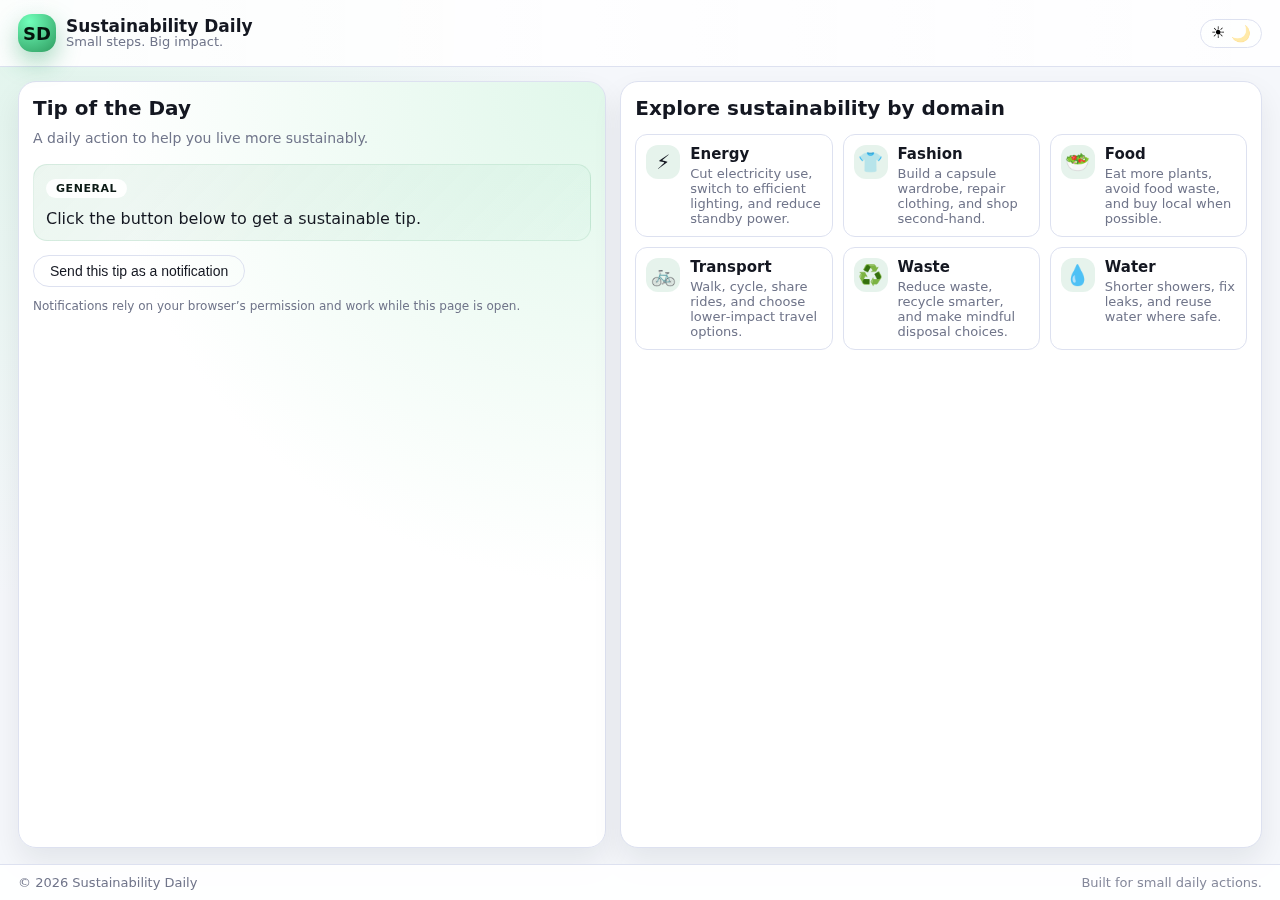
<file: index.html>
<!DOCTYPE html>
<html lang="en">
<head>
  <meta charset="UTF-8" />
  <title>Sustainability Daily</title>
  <meta name="viewport" content="width=device-width, initial-scale=1" />
  <link rel="stylesheet" href="style.css" />
</head>
<body>
  <header class="top-bar">
    <div class="logo">
      <!-- Simple logo you can replace with an <img> later -->
      <div class="logo-icon">SD</div>
      <div class="logo-text">
        <span class="logo-title">Sustainability Daily</span>
        <span class="logo-subtitle">Small steps. Big impact.</span>
      </div>
    </div>

    <button class="theme-toggle" id="themeToggle" aria-label="Toggle dark mode">
      <span class="theme-icon theme-icon-light">☀</span>
      <span class="theme-icon theme-icon-dark">🌙</span>
    </button>
  </header>

  <main class="main-layout">
    <!-- Left: Daily tip & notification -->
    <section class="panel panel-highlight">
      <h1 class="section-title">Tip of the Day</h1>
      <p class="section-subtitle">
        A daily action to help you live more sustainably.
      </p>

      <div class="tip-card" id="tipCard">
        <div class="tip-category" id="tipCategory">General</div>
        <p class="tip-text" id="tipText">
          Click the button below to get a sustainable tip.
        </p>
      </div>

      <div class="tip-actions">
        <button class="btn ghost" id="notifyTipBtn">
          Send this tip as a notification
        </button>
      </div>

      <p class="tip-note">
        Notifications rely on your browser’s permission and work while this page is open.
      </p>
    </section>

    <!-- Right: Categories -->
    <section class="panel panel-categories">
      <h2 class="section-title">Explore sustainability by domain</h2>

      <div class="category-grid">
        <a href="category-energy.html" class="category-card">
          <div class="category-icon">⚡</div>
          <div class="category-content">
            <h3 class="category-title">Energy</h3>
            <p class="category-description">
              Cut electricity use, switch to efficient lighting, and reduce standby power.
            </p>
          </div>
        </a>

        <a href="category-fashion.html" class="category-card">
          <div class="category-icon">👕</div>
          <div class="category-content">
            <h3 class="category-title">Fashion</h3>
            <p class="category-description">
              Build a capsule wardrobe, repair clothing, and shop second-hand.
            </p>
          </div>
        </a>

        <a href="category-food.html" class="category-card">
          <div class="category-icon">🥗</div>
          <div class="category-content">
            <h3 class="category-title">Food</h3>
            <p class="category-description">
              Eat more plants, avoid food waste, and buy local when possible.
            </p>
          </div>
        </a>

        <a href="category-transport.html" class="category-card">
          <div class="category-icon">🚲</div>
          <div class="category-content">
            <h3 class="category-title">Transport</h3>
            <p class="category-description">
              Walk, cycle, share rides, and choose lower‑impact travel options.
            </p>
          </div>
        </a>

        <a href="category-waste.html" class="category-card">
          <div class="category-icon">♻️</div>
          <div class="category-content">
            <h3 class="category-title">Waste</h3>
            <p class="category-description">
              Reduce waste, recycle smarter, and make mindful disposal choices.
            </p>
          </div>
        </a>

        <a href="category-water.html" class="category-card">
          <div class="category-icon">💧</div>
          <div class="category-content">
            <h3 class="category-title">Water</h3>
            <p class="category-description">
              Shorter showers, fix leaks, and reuse water where safe.
            </p>
          </div>
        </a>
      </div>
    </section>
  </main>

  <footer class="site-footer">
    <span>© <span id="year"></span> Sustainability Daily</span>
    <span class="footer-right">Built for small daily actions.</span>
  </footer>

  <script src="script.js"></script>
</body>
</html>
</file>
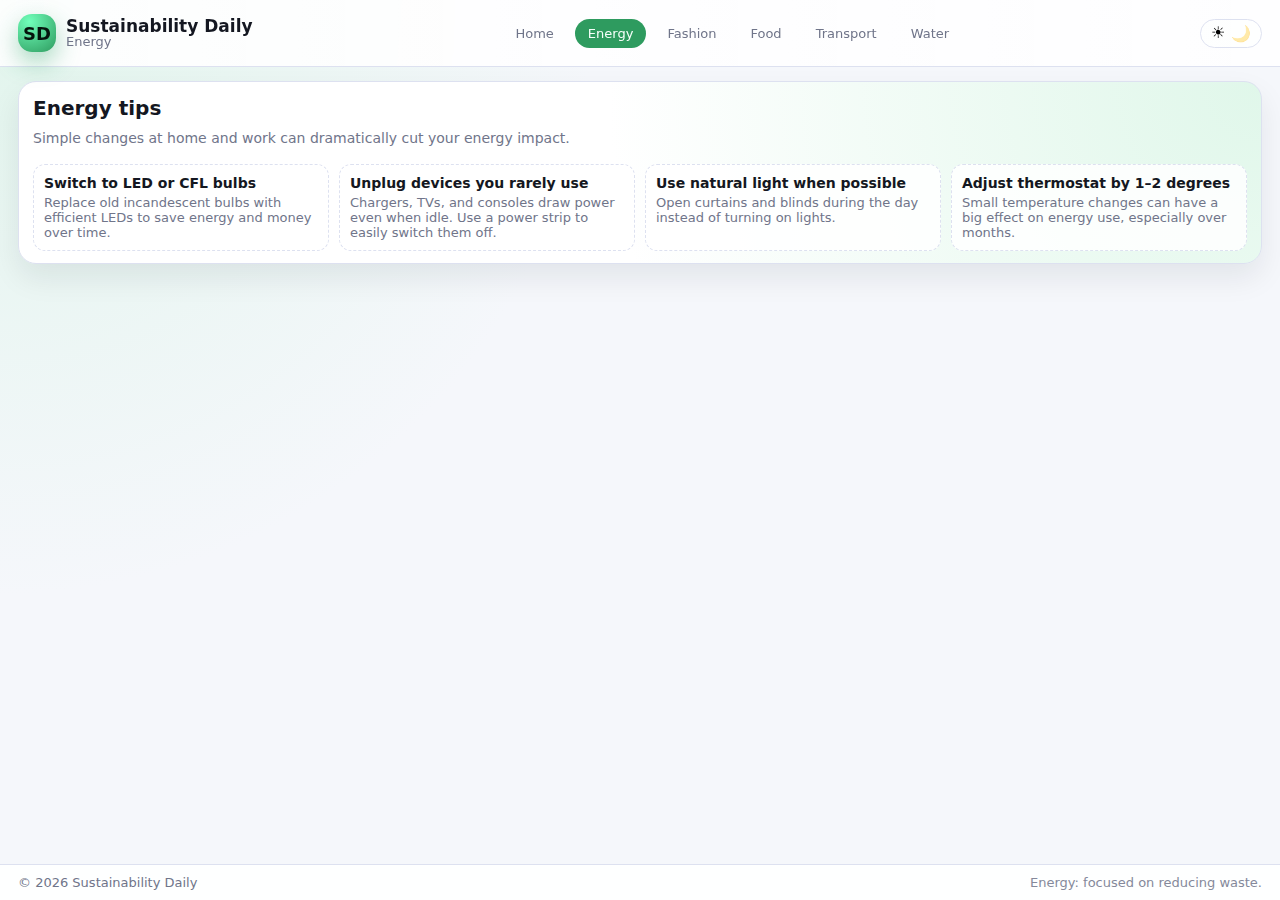
<file: category-energy.html>
<!DOCTYPE html>
<html lang="en">
<head>
  <meta charset="UTF-8" />
  <title>Sustainability Daily – Energy</title>
  <meta name="viewport" content="width=device-width, initial-scale=1" />
  <link rel="stylesheet" href="style.css" />
</head>
<body>
  <header class="top-bar">
    <div class="logo">
      <div class="logo-icon">SD</div>
      <div class="logo-text">
        <span class="logo-title">Sustainability Daily</span>
        <span class="logo-subtitle">Energy</span>
      </div>
    </div>

    <nav class="top-nav">
      <a href="index.html" class="nav-link">Home</a>
      <a href="category-energy.html" class="nav-link active">Energy</a>
      <a href="category-fashion.html" class="nav-link">Fashion</a>
      <a href="category-food.html" class="nav-link">Food</a>
      <a href="category-transport.html" class="nav-link">Transport</a>
      <a href="category-water.html" class="nav-link">Water</a>
    </nav>

    <button class="theme-toggle" id="themeToggle" aria-label="Toggle dark mode">
      <span class="theme-icon theme-icon-light">☀</span>
      <span class="theme-icon theme-icon-dark">🌙</span>
    </button>
  </header>

  <main class="main-single">
    <section class="panel panel-highlight">
      <h1 class="section-title">
        Energy tips
      </h1>
      <p class="section-subtitle">
        Simple changes at home and work can dramatically cut your energy impact.
      </p>

      <ul class="tips-list">
        <li class="tips-list-item">
          <h3 class="tips-list-title">Switch to LED or CFL bulbs</h3>
          <p class="tips-list-text">
            Replace old incandescent bulbs with efficient LEDs to save energy and money over time.
          </p>
        </li>
        <li class="tips-list-item">
          <h3 class="tips-list-title">Unplug devices you rarely use</h3>
          <p class="tips-list-text">
            Chargers, TVs, and consoles draw power even when idle. Use a power strip to easily switch them off.
          </p>
        </li>
        <li class="tips-list-item">
          <h3 class="tips-list-title">Use natural light when possible</h3>
          <p class="tips-list-text">
            Open curtains and blinds during the day instead of turning on lights.
          </p>
        </li>
        <li class="tips-list-item">
          <h3 class="tips-list-title">Adjust thermostat by 1–2 degrees</h3>
          <p class="tips-list-text">
            Small temperature changes can have a big effect on energy use, especially over months.
          </p>
        </li>
      </ul>
    </section>
  </main>

  <footer class="site-footer">
    <span>© <span id="year"></span> Sustainability Daily</span>
    <span class="footer-right">Energy: focused on reducing waste.</span>
  </footer>

  <script src="script.js"></script>
</body>
</html>
</file>
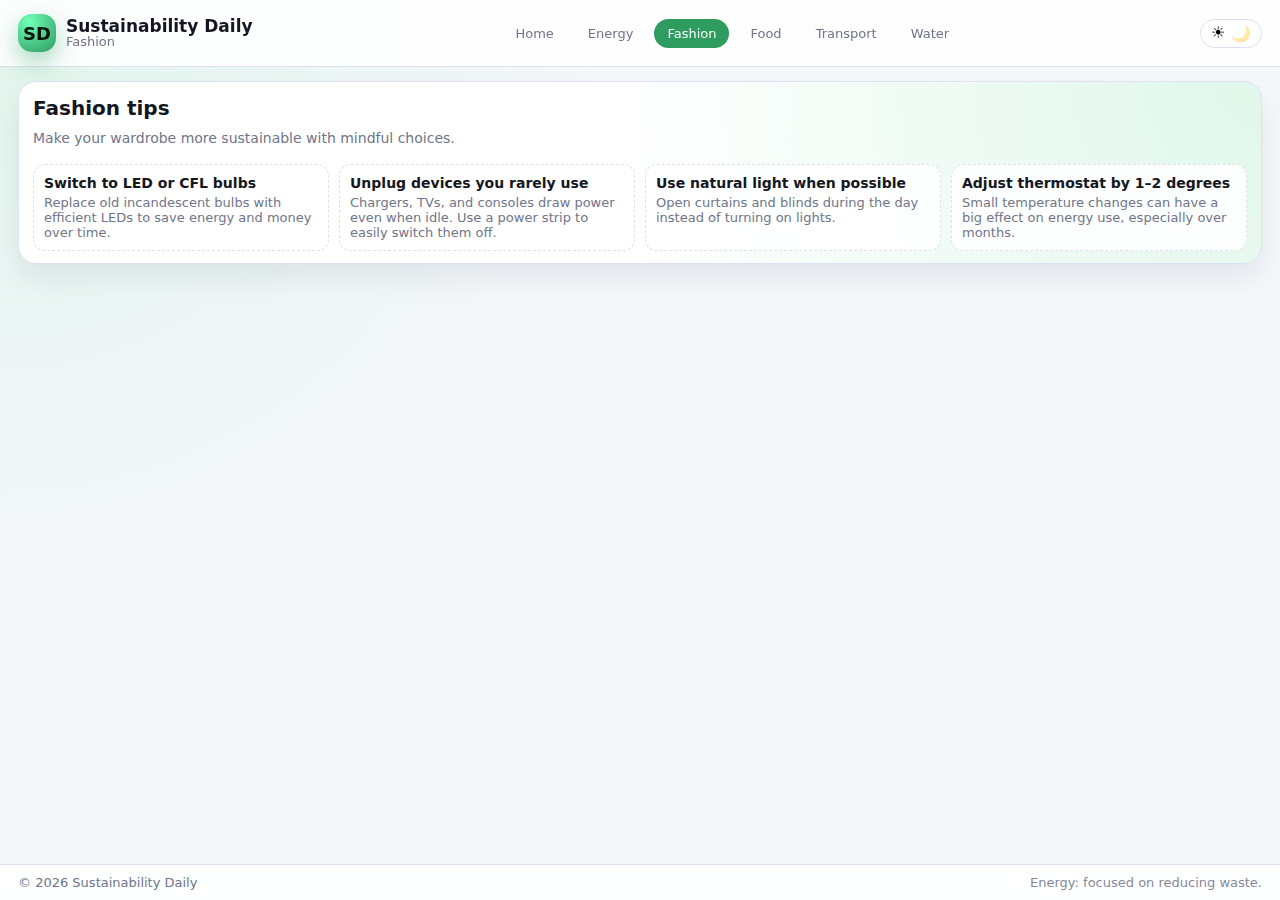
<file: category-fashion.html>
<!DOCTYPE html>
<html lang="en">
<head>
  <meta charset="UTF-8" />
  <title>Sustainability Daily – Fashion</title>
  <meta name="viewport" content="width=device-width, initial-scale=1" />
  <link rel="stylesheet" href="style.css" />
</head>
<body>
  <header class="top-bar">
    <div class="logo">
      <div class="logo-icon">SD</div>
      <div class="logo-text">
        <span class="logo-title">Sustainability Daily</span>
        <span class="logo-subtitle">Fashion</span>
      </div>
    </div>

    <nav class="top-nav">
      <a href="index.html" class="nav-link">Home</a>
      <a href="category-energy.html" class="nav-link">Energy</a>
      <a href="category-fashion.html" class="nav-link active">Fashion</a>
      <a href="category-food.html" class="nav-link">Food</a>
      <a href="category-transport.html" class="nav-link">Transport</a>
      <a href="category-water.html" class="nav-link">Water</a>
    </nav>

    <button class="theme-toggle" id="themeToggle" aria-label="Toggle dark mode">
      <span class="theme-icon theme-icon-light">☀</span>
      <span class="theme-icon theme-icon-dark">🌙</span>
    </button>
  </header>

  <main class="main-single">
    <section class="panel panel-highlight">
      <h1 class="section-title">
        Fashion tips
      </h1>
      <p class="section-subtitle">
        Make your wardrobe more sustainable with mindful choices.
      </p>

      <ul class="tips-list">
        <li class="tips-list-item">
          <h3 class="tips-list-title">Switch to LED or CFL bulbs</h3>
          <p class="tips-list-text">
            Replace old incandescent bulbs with efficient LEDs to save energy and money over time.
          </p>
        </li>
        <li class="tips-list-item">
          <h3 class="tips-list-title">Unplug devices you rarely use</h3>
          <p class="tips-list-text">
            Chargers, TVs, and consoles draw power even when idle. Use a power strip to easily switch them off.
          </p>
        </li>
        <li class="tips-list-item">
          <h3 class="tips-list-title">Use natural light when possible</h3>
          <p class="tips-list-text">
            Open curtains and blinds during the day instead of turning on lights.
          </p>
        </li>
        <li class="tips-list-item">
          <h3 class="tips-list-title">Adjust thermostat by 1–2 degrees</h3>
          <p class="tips-list-text">
            Small temperature changes can have a big effect on energy use, especially over months.
          </p>
        </li>
      </ul>
    </section>
  </main>

  <footer class="site-footer">
    <span>© <span id="year"></span> Sustainability Daily</span>
    <span class="footer-right">Energy: focused on reducing waste.</span>
  </footer>

  <script src="script.js"></script>
</body>
</html>
</file>
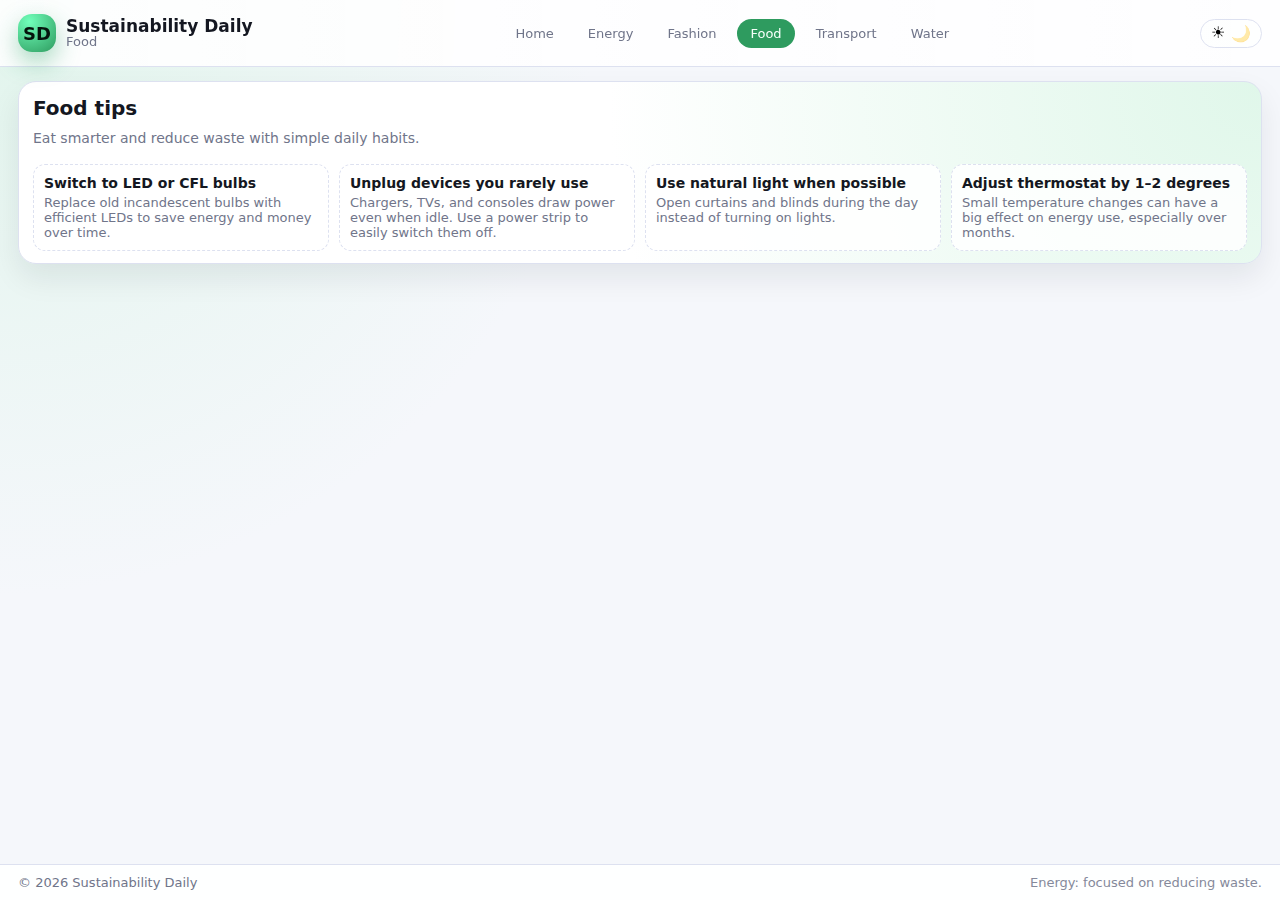
<file: category-food.html>
<!DOCTYPE html>
<html lang="en">
<head>
  <meta charset="UTF-8" />
  <title>Sustainability Daily – Food</title>
  <meta name="viewport" content="width=device-width, initial-scale=1" />
  <link rel="stylesheet" href="style.css" />
</head>
<body>
  <header class="top-bar">
    <div class="logo">
      <div class="logo-icon">SD</div>
      <div class="logo-text">
        <span class="logo-title">Sustainability Daily</span>
        <span class="logo-subtitle">Food</span>
      </div>
    </div>

    <nav class="top-nav">
      <a href="index.html" class="nav-link">Home</a>
      <a href="category-energy.html" class="nav-link">Energy</a>
      <a href="category-fashion.html" class="nav-link">Fashion</a>
      <a href="category-food.html" class="nav-link active">Food</a>
      <a href="category-transport.html" class="nav-link">Transport</a>
      <a href="category-water.html" class="nav-link">Water</a>
    </nav>

    <button class="theme-toggle" id="themeToggle" aria-label="Toggle dark mode">
      <span class="theme-icon theme-icon-light">☀</span>
      <span class="theme-icon theme-icon-dark">🌙</span>
    </button>
  </header>

  <main class="main-single">
    <section class="panel panel-highlight">
      <h1 class="section-title">
        Food tips
      </h1>
      <p class="section-subtitle">
        Eat smarter and reduce waste with simple daily habits.
      </p>

      <ul class="tips-list">
        <li class="tips-list-item">
          <h3 class="tips-list-title">Switch to LED or CFL bulbs</h3>
          <p class="tips-list-text">
            Replace old incandescent bulbs with efficient LEDs to save energy and money over time.
          </p>
        </li>
        <li class="tips-list-item">
          <h3 class="tips-list-title">Unplug devices you rarely use</h3>
          <p class="tips-list-text">
            Chargers, TVs, and consoles draw power even when idle. Use a power strip to easily switch them off.
          </p>
        </li>
        <li class="tips-list-item">
          <h3 class="tips-list-title">Use natural light when possible</h3>
          <p class="tips-list-text">
            Open curtains and blinds during the day instead of turning on lights.
          </p>
        </li>
        <li class="tips-list-item">
          <h3 class="tips-list-title">Adjust thermostat by 1–2 degrees</h3>
          <p class="tips-list-text">
            Small temperature changes can have a big effect on energy use, especially over months.
          </p>
        </li>
      </ul>
    </section>
  </main>

  <footer class="site-footer">
    <span>© <span id="year"></span> Sustainability Daily</span>
    <span class="footer-right">Energy: focused on reducing waste.</span>
  </footer>

  <script src="script.js"></script>
</body>
</html>
</file>
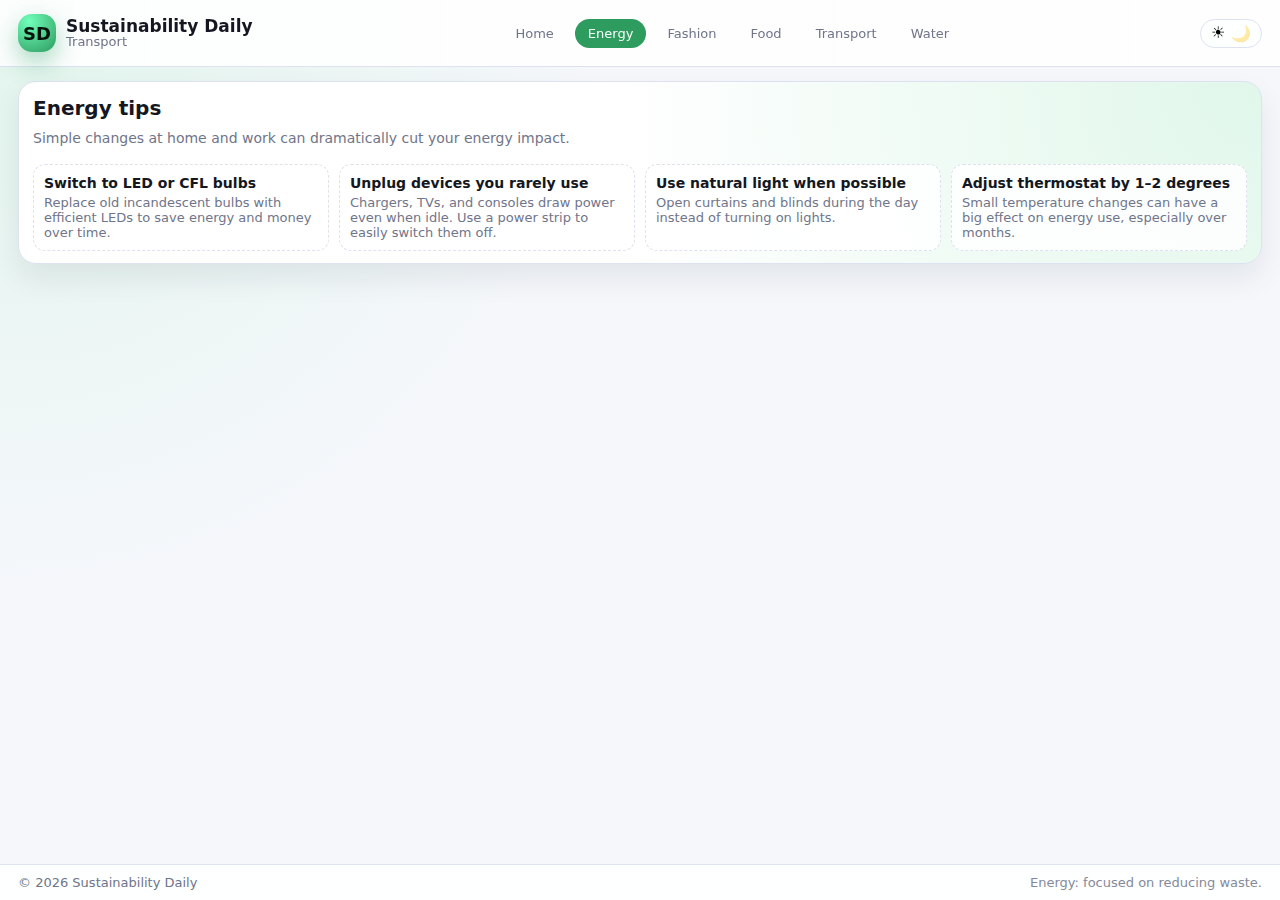
<file: category-transport.html>
<!DOCTYPE html>
<html lang="en">
<head>
  <meta charset="UTF-8" />
  <title>Sustainability Daily – Transport</title>
  <meta name="viewport" content="width=device-width, initial-scale=1" />
  <link rel="stylesheet" href="style.css" />
</head>
<body>
  <header class="top-bar">
    <div class="logo">
      <div class="logo-icon">SD</div>
      <div class="logo-text">
        <span class="logo-title">Sustainability Daily</span>
        <span class="logo-subtitle">Transport</span>
      </div>
    </div>

    <nav class="top-nav">
      <a href="index.html" class="nav-link">Home</a>
      <a href="category-energy.html" class="nav-link active">Energy</a>
      <a href="category-fashion.html" class="nav-link">Fashion</a>
      <a href="category-food.html" class="nav-link">Food</a>
      <a href="category-transport.html" class="nav-link">Transport</a>
      <a href="category-water.html" class="nav-link">Water</a>
    </nav>

    <button class="theme-toggle" id="themeToggle" aria-label="Toggle dark mode">
      <span class="theme-icon theme-icon-light">☀</span>
      <span class="theme-icon theme-icon-dark">🌙</span>
    </button>
  </header>

  <main class="main-single">
    <section class="panel panel-highlight">
      <h1 class="section-title">
        Energy tips
      </h1>
      <p class="section-subtitle">
        Simple changes at home and work can dramatically cut your energy impact.
      </p>

      <ul class="tips-list">
        <li class="tips-list-item">
          <h3 class="tips-list-title">Switch to LED or CFL bulbs</h3>
          <p class="tips-list-text">
            Replace old incandescent bulbs with efficient LEDs to save energy and money over time.
          </p>
        </li>
        <li class="tips-list-item">
          <h3 class="tips-list-title">Unplug devices you rarely use</h3>
          <p class="tips-list-text">
            Chargers, TVs, and consoles draw power even when idle. Use a power strip to easily switch them off.
          </p>
        </li>
        <li class="tips-list-item">
          <h3 class="tips-list-title">Use natural light when possible</h3>
          <p class="tips-list-text">
            Open curtains and blinds during the day instead of turning on lights.
          </p>
        </li>
        <li class="tips-list-item">
          <h3 class="tips-list-title">Adjust thermostat by 1–2 degrees</h3>
          <p class="tips-list-text">
            Small temperature changes can have a big effect on energy use, especially over months.
          </p>
        </li>
      </ul>
    </section>
  </main>

  <footer class="site-footer">
    <span>© <span id="year"></span> Sustainability Daily</span>
    <span class="footer-right">Energy: focused on reducing waste.</span>
  </footer>

  <script src="script.js"></script>
</body>
</html>
</file>
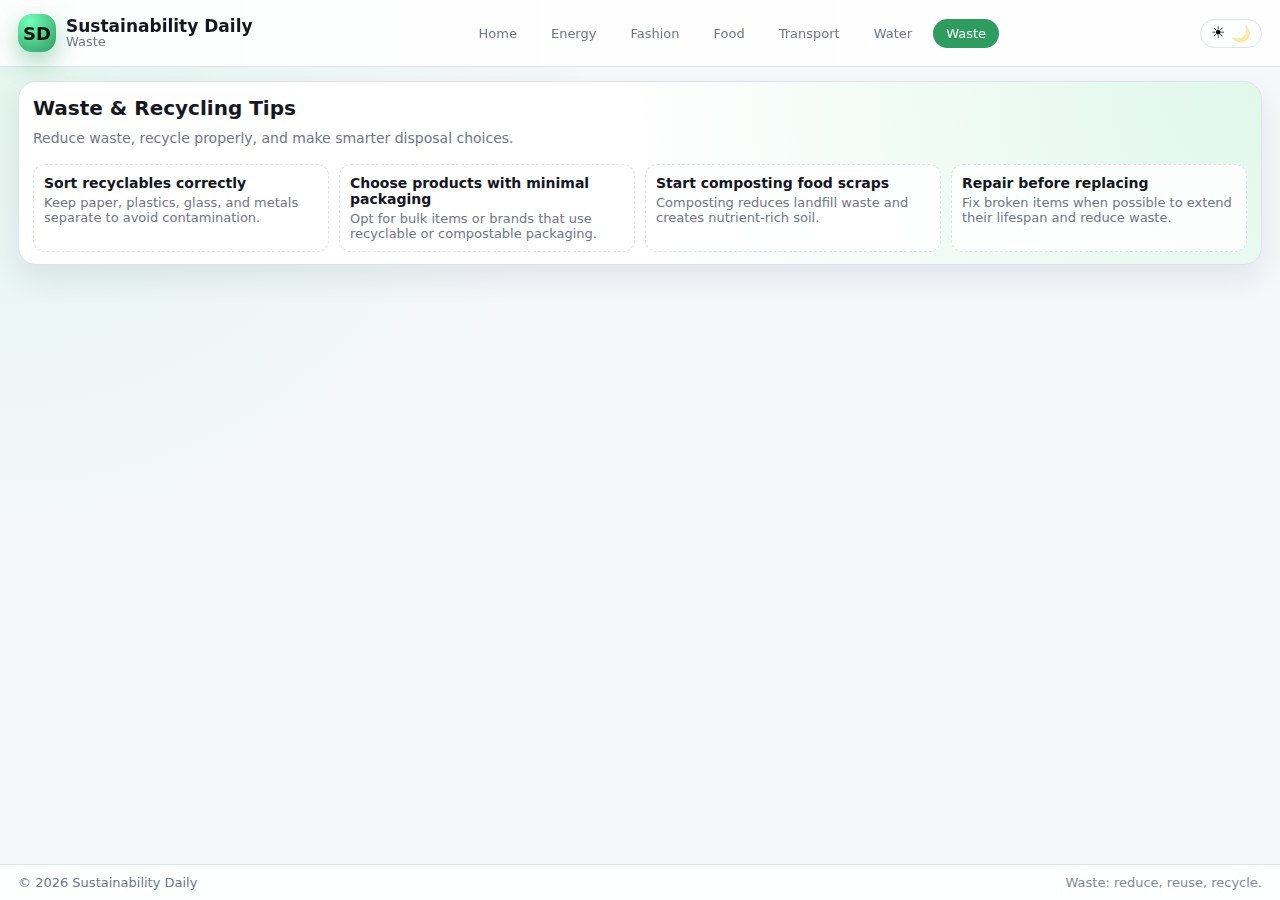
<file: category-waste.html>
<!DOCTYPE html>
<html lang="en">
<head>
  <meta charset="UTF-8" />
  <title>Sustainability Daily – Waste</title>
  <meta name="viewport" content="width=device-width, initial-scale=1" />
  <link rel="stylesheet" href="style.css" />
</head>
<body>
  <header class="top-bar">
    <div class="logo">
      <div class="logo-icon">SD</div>
      <div class="logo-text">
        <span class="logo-title">Sustainability Daily</span>
        <span class="logo-subtitle">Waste</span>
      </div>
    </div>

    <nav class="top-nav">
      <a href="index.html" class="nav-link">Home</a>
      <a href="category-energy.html" class="nav-link">Energy</a>
      <a href="category-fashion.html" class="nav-link">Fashion</a>
      <a href="category-food.html" class="nav-link">Food</a>
      <a href="category-transport.html" class="nav-link">Transport</a>
      <a href="category-water.html" class="nav-link">Water</a>
      <a href="category-waste.html" class="nav-link active">Waste</a>
    </nav>

    <button class="theme-toggle" id="themeToggle" aria-label="Toggle dark mode">
      <span class="theme-icon theme-icon-light">☀</span>
      <span class="theme-icon theme-icon-dark">🌙</span>
    </button>
  </header>

  <main class="main-single">
    <section class="panel panel-highlight">
      <h1 class="section-title">Waste & Recycling Tips</h1>
      <p class="section-subtitle">
        Reduce waste, recycle properly, and make smarter disposal choices.
      </p>

      <ul class="tips-list">
        <li class="tips-list-item">
          <h3 class="tips-list-title">Sort recyclables correctly</h3>
          <p class="tips-list-text">
            Keep paper, plastics, glass, and metals separate to avoid contamination.
          </p>
        </li>

        <li class="tips-list-item">
          <h3 class="tips-list-title">Choose products with minimal packaging</h3>
          <p class="tips-list-text">
            Opt for bulk items or brands that use recyclable or compostable packaging.
          </p>
        </li>

        <li class="tips-list-item">
          <h3 class="tips-list-title">Start composting food scraps</h3>
          <p class="tips-list-text">
            Composting reduces landfill waste and creates nutrient-rich soil.
          </p>
        </li>

        <li class="tips-list-item">
          <h3 class="tips-list-title">Repair before replacing</h3>
          <p class="tips-list-text">
            Fix broken items when possible to extend their lifespan and reduce waste.
          </p>
        </li>
      </ul>
    </section>
  </main>

  <footer class="site-footer">
    <span>© <span id="year"></span> Sustainability Daily</span>
    <span class="footer-right">Waste: reduce, reuse, recycle.</span>
  </footer>

  <script src="script.js"></script>
</body>
</html>
</file>
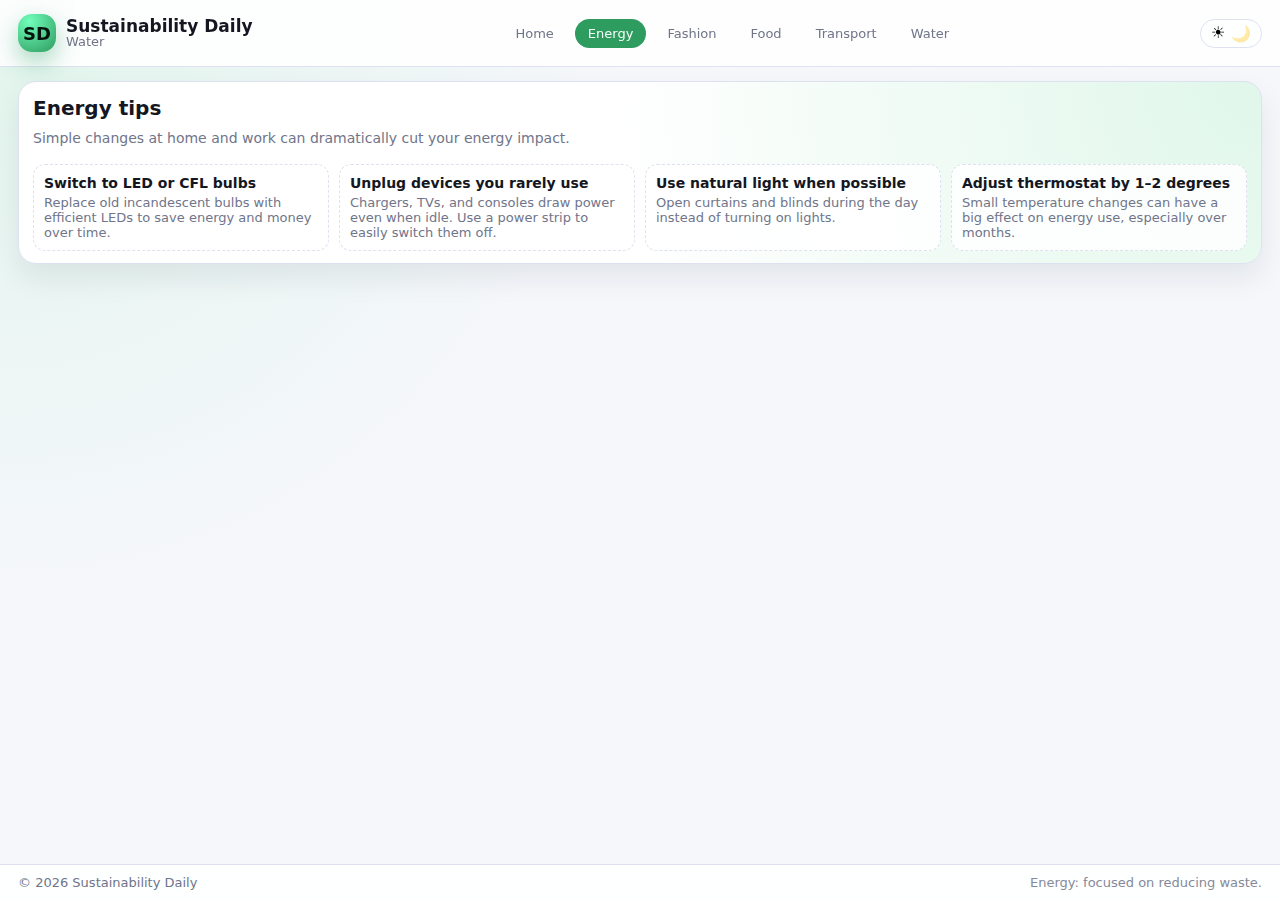
<file: category-water.html>
<!DOCTYPE html>
<html lang="en">
<head>
  <meta charset="UTF-8" />
  <title>Sustainability Daily – Water</title>
  <meta name="viewport" content="width=device-width, initial-scale=1" />
  <link rel="stylesheet" href="style.css" />
</head>
<body>
  <header class="top-bar">
    <div class="logo">
      <div class="logo-icon">SD</div>
      <div class="logo-text">
        <span class="logo-title">Sustainability Daily</span>
        <span class="logo-subtitle">Water</span>
      </div>
    </div>

    <nav class="top-nav">
      <a href="index.html" class="nav-link">Home</a>
      <a href="category-energy.html" class="nav-link active">Energy</a>
      <a href="category-fashion.html" class="nav-link">Fashion</a>
      <a href="category-food.html" class="nav-link">Food</a>
      <a href="category-transport.html" class="nav-link">Transport</a>
      <a href="category-water.html" class="nav-link">Water</a>
    </nav>

    <button class="theme-toggle" id="themeToggle" aria-label="Toggle dark mode">
      <span class="theme-icon theme-icon-light">☀</span>
      <span class="theme-icon theme-icon-dark">🌙</span>
    </button>
  </header>

  <main class="main-single">
    <section class="panel panel-highlight">
      <h1 class="section-title">
        Energy tips
      </h1>
      <p class="section-subtitle">
        Simple changes at home and work can dramatically cut your energy impact.
      </p>

      <ul class="tips-list">
        <li class="tips-list-item">
          <h3 class="tips-list-title">Switch to LED or CFL bulbs</h3>
          <p class="tips-list-text">
            Replace old incandescent bulbs with efficient LEDs to save energy and money over time.
          </p>
        </li>
        <li class="tips-list-item">
          <h3 class="tips-list-title">Unplug devices you rarely use</h3>
          <p class="tips-list-text">
            Chargers, TVs, and consoles draw power even when idle. Use a power strip to easily switch them off.
          </p>
        </li>
        <li class="tips-list-item">
          <h3 class="tips-list-title">Use natural light when possible</h3>
          <p class="tips-list-text">
            Open curtains and blinds during the day instead of turning on lights.
          </p>
        </li>
        <li class="tips-list-item">
          <h3 class="tips-list-title">Adjust thermostat by 1–2 degrees</h3>
          <p class="tips-list-text">
            Small temperature changes can have a big effect on energy use, especially over months.
          </p>
        </li>
      </ul>
    </section>
  </main>

  <footer class="site-footer">
    <span>© <span id="year"></span> Sustainability Daily</span>
    <span class="footer-right">Energy: focused on reducing waste.</span>
  </footer>

  <script src="script.js"></script>
</body>
</html>
</file>
<file: style.css>
:root {
  --bg: #f5f7fb;
  --bg-elevated: #ffffff;
  --bg-highlight: #e2f4ea;
  --text-main: #141721;
  --text-muted: #70758a;
  --accent: #2e9b5f;
  --accent-soft: rgba(46, 155, 95, 0.12);
  --border-subtle: #dde1f0;
  --shadow-soft: 0 14px 30px rgba(15, 23, 42, 0.08);
  --radius-lg: 18px;
  --radius-md: 12px;
  --radius-pill: 999px;
  --transition-fast: 150ms ease-out;
  --transition-med: 220ms ease-out;
  --font-main: system-ui, -apple-system, BlinkMacSystemFont, "SF Pro Text",
    "Segoe UI", sans-serif;
}

/* Dark mode */
body.dark {
  --bg: #050816;
  --bg-elevated: #0b1020;
  --bg-highlight: #071927;
  --text-main: #e1e4f2;
  --text-muted: #a0a5c0;
  --accent-soft: rgba(67, 207, 140, 0.1);
  --border-subtle: #222744;
  --shadow-soft: 0 18px 40px rgba(0, 0, 0, 0.6);
}

/* Base layout */

*,
*::before,
*::after {
  box-sizing: border-box;
}

html,
body {
  margin: 0;
  padding: 0;
}

body {
  min-height: 100vh;
  font-family: var(--font-main);
  background: radial-gradient(circle at top left, #e1f5ec 0, var(--bg) 38%, var(--bg) 100%);
  color: var(--text-main);
  display: flex;
  flex-direction: column;
}

/* Top bar */

.top-bar {
  display: flex;
  align-items: center;
  justify-content: space-between;
  padding: 14px 18px;
  border-bottom: 1px solid var(--border-subtle);
  backdrop-filter: blur(12px);
  background: linear-gradient(
      to right,
      rgba(255, 255, 255, 0.9),
      rgba(255, 255, 255, 0.85)
    );
}

body.dark .top-bar {
  background: linear-gradient(
      to right,
      rgba(6, 9, 20, 0.96),
      rgba(6, 9, 20, 0.93)
    );
}

.logo {
  display: flex;
  align-items: center;
  gap: 10px;
}

.logo-icon {
  width: 38px;
  height: 38px;
  border-radius: 14px;
  background: radial-gradient(circle at 30% 20%, #70ffba, #2e9b5f);
  color: #05130c;
  font-weight: 800;
  font-size: 18px;
  display: flex;
  align-items: center;
  justify-content: center;
  box-shadow: 0 10px 24px rgba(38, 155, 98, 0.4);
}

.logo-text {
  display: flex;
  flex-direction: column;
  line-height: 1.1;
}

.logo-title {
  font-size: 17px;
  font-weight: 700;
}

.logo-subtitle {
  font-size: 13px;
  color: var(--text-muted);
}

/* Top navigation (used on category pages) */

.top-nav {
  display: flex;
  align-items: center;
  gap: 8px;
  margin-left: 12px;
  flex-wrap: wrap;
}

.nav-link {
  padding: 6px 12px;
  border-radius: 999px;
  font-size: 13px;
  text-decoration: none;
  color: var(--text-muted);
  border: 1px solid transparent;
  transition: background var(--transition-fast), color var(--transition-fast),
    border-color var(--transition-fast), transform var(--transition-fast);
}

.nav-link:hover {
  border-color: var(--border-subtle);
  background: var(--accent-soft);
  color: var(--text-main);
  transform: translateY(-1px);
}

.nav-link.active {
  background: var(--accent);
  color: #f5fff9;
  border-color: transparent;
}

/* Theme toggle */

.theme-toggle {
  border: 1px solid var(--border-subtle);
  background: rgba(255, 255, 255, 0.3);
  border-radius: var(--radius-pill);
  padding: 4px 10px;
  display: inline-flex;
  align-items: center;
  gap: 6px;
  cursor: pointer;
  transition: background var(--transition-fast), transform var(--transition-fast),
    border-color var(--transition-fast);
}

body.dark .theme-toggle {
  background: rgba(10, 14, 30, 0.8);
}

.theme-toggle:hover {
  transform: translateY(-1px);
  border-color: var(--accent);
}

.theme-icon {
  font-size: 16px;
  opacity: 0.4;
  transition: opacity var(--transition-fast), transform var(--transition-fast);
}

body:not(.dark) .theme-icon-light {
  opacity: 1;
  transform: translateY(-1px);
}

body.dark .theme-icon-dark {
  opacity: 1;
  transform: translateY(-1px);
}

/* Main layout */

.main-layout {
  flex: 1;
  padding: 14px 18px 16px;
  display: grid;
  grid-template-columns: minmax(0, 1.1fr) minmax(0, 1.2fr);
  gap: 14px;
}

.main-single {
  flex: 1;
  padding: 14px 18px 16px;
}

/* Panels */

.panel {
  background: var(--bg-elevated);
  border-radius: var(--radius-lg);
  border: 1px solid var(--border-subtle);
  box-shadow: var(--shadow-soft);
  padding: 14px 14px 12px;
  display: flex;
  flex-direction: column;
  gap: 10px;
  animation: panelIn 260ms var(--transition-med);
}

.panel-highlight {
  order: 1;
  background: radial-gradient(circle at top right, #e0f7ea 0, var(--bg-elevated) 52%);
}

body.dark .panel-highlight {
  background: radial-gradient(circle at top right, #082123 0, var(--bg-elevated) 48%);
}

.panel-categories {
  order: 2;
  overflow: hidden;
}

/* Titles */

.section-title {
  font-size: 20px;
  margin: 0;
}

.section-subtitle {
  margin: 0;
  font-size: 14px;
  color: var(--text-muted);
}

/* Tip card */

.tip-card {
  margin-top: 8px;
  padding: 12px 12px 10px;
  border-radius: 14px;
  border: 1px solid var(--accent-soft);
  background: linear-gradient(
    135deg,
    rgba(46, 155, 95, 0.1),
    rgba(46, 155, 95, 0.02)
  );
  position: relative;
  overflow: hidden;
}

body.dark .tip-card {
  background: linear-gradient(
    135deg,
    rgba(67, 207, 140, 0.12),
    rgba(8, 22, 33, 0.9)
  );
}

.tip-card::before {
  content: "";
  position: absolute;
  inset: -40px;
  background:
    radial-gradient(circle at top left, rgba(255, 255, 255, 0.4), transparent 55%),
    radial-gradient(circle at bottom right, rgba(46, 155, 95, 0.25), transparent 55%);
  opacity: 0.5;
  mix-blend-mode: soft-light;
  pointer-events: none;
}

.tip-category {
  position: relative;
  display: inline-flex;
  align-items: center;
  gap: 5px;
  padding: 3px 10px;
  border-radius: 999px;
  background: rgba(255, 255, 255, 0.9);
  color: #0b1a15;
  font-size: 11px;
  font-weight: 600;
  text-transform: uppercase;
  letter-spacing: 0.05em;
}

body.dark .tip-category {
  background: rgba(5, 10, 15, 0.95);
  color: #c4f8da;
}

.tip-text {
  position: relative;
  margin: 10px 0 0;
  font-size: 16px;
  line-height: 1.4;
}

/* Tip actions */

.tip-actions {
  display: flex;
  flex-wrap: wrap;
  gap: 4px;
  margin-top: 4px;
}

.btn {
  border-radius: var(--radius-pill);
  padding: 7px 16px;
  font-size: 14px;
  border: 1px solid transparent;
  cursor: pointer;
  display: inline-flex;
  align-items: center;
  justify-content: center;
  gap: 6px;
  transition: background var(--transition-fast), color var(--transition-fast),
    border-color var(--transition-fast), transform var(--transition-fast),
    box-shadow var(--transition-fast);
  font-weight: 500;
}

.btn.primary {
  background: linear-gradient(135deg, #2e9b5f, #45c783);
  color: #f5fff9;
  box-shadow: 0 10px 24px rgba(46, 155, 95, 0.45);
}

.btn.primary:hover {
  transform: translateY(-1px);
  box-shadow: 0 14px 30px rgba(46, 155, 95, 0.55);
}

.btn.ghost {
  background: transparent;
  border-color: var(--border-subtle);
  color: var(--text-main);
}

.btn.ghost:hover {
  background: var(--accent-soft);
}

/* Small note under buttons */

.tip-note {
  margin: 2px 0 0;
  font-size: 12px;
  color: var(--text-muted);
}

/* Category grid */

.category-grid {
  display: grid;
  grid-template-columns: repeat(auto-fit, minmax(180px, 1fr));
  gap: 10px;
  margin-top: 4px;
}

.category-card {
  display: grid;
  grid-template-columns: auto 1fr;
  gap: 10px;
  padding: 10px 10px;
  border-radius: var(--radius-md);
  border: 1px solid var(--border-subtle);
  background: rgba(255, 255, 255, 0.9);
  text-decoration: none;
  color: var(--text-main);
  position: relative;
  overflow: hidden;
  transition: transform var(--transition-med), box-shadow var(--transition-med),
    border-color var(--transition-med), background var(--transition-med);
}

body.dark .category-card {
  background: rgba(9, 12, 26, 0.96);
}

.category-card::after {
  content: "";
  position: absolute;
  inset: 0;
  background: radial-gradient(circle at top left, rgba(46, 155, 95, 0.08), transparent 55%);
  opacity: 0;
  transition: opacity var(--transition-med);
}

.category-card:hover {
  transform: translateY(-3px);
  box-shadow: var(--shadow-soft);
  border-color: rgba(46, 155, 95, 0.4);
}

.category-card:hover::after {
  opacity: 1;
}

.category-icon {
  width: 34px;
  height: 34px;
  border-radius: 12px;
  background: var(--accent-soft);
  display: flex;
  align-items: center;
  justify-content: center;
  font-size: 20px;
}

.category-content {
  display: flex;
  flex-direction: column;
  gap: 3px;
}

.category-title {
  font-size: 15px;
  margin: 0;
}

.category-description {
  margin: 0;
  font-size: 13px;
  color: var(--text-muted);
}

/* Tips list on category pages */

.tips-list {
  list-style: none;
  padding: 0;
  margin: 8px 0 0;
  display: grid;
  grid-template-columns: repeat(auto-fit, minmax(220px, 1fr));
  gap: 10px;
}

.tips-list-item {
  padding: 10px 10px;
  border-radius: var(--radius-md);
  border: 1px dashed var(--border-subtle);
  background: rgba(255, 255, 255, 0.85);
}

body.dark .tips-list-item {
  background: rgba(9, 12, 26, 0.95);
}

.tips-list-title {
  margin: 0 0 4px;
  font-size: 14px;
}

.tips-list-text {
  margin: 0;
  font-size: 13px;
  color: var(--text-muted);
}

/* Footer */

.site-footer {
  padding: 10px 18px;
  font-size: 13px;
  color: var(--text-muted);
  border-top: 1px solid var(--border-subtle);
  display: flex;
  justify-content: space-between;
  align-items: center;
  gap: 10px;
  background: rgba(255, 255, 255, 0.9);
}

body.dark .site-footer {
  background: rgba(6, 9, 20, 0.95);
}

.footer-right {
  opacity: 0.85;
}

/* Animations */

@keyframes panelIn {
  from {
    opacity: 0;
    transform: translateY(6px) scale(0.99);
  }
  to {
    opacity: 1;
    transform: translateY(0) scale(1);
  }
}

/* Responsiveness: keep it dense but usable */

@media (max-width: 900px) {
  .main-layout {
    grid-template-columns: minmax(0, 1fr);
  }

  .panel {
    padding: 12px 12px 10px;
  }
}

@media (max-width: 640px) {
  .top-bar {
    align-items: flex-start;
    flex-wrap: wrap;
    gap: 8px;
  }

  .top-nav {
    width: 100%;
    justify-content: flex-start;
    overflow-x: auto;
    padding-bottom: 4px;
  }

  .site-footer {
    flex-direction: column;
    align-items: flex-start;
  }
}
</file>
